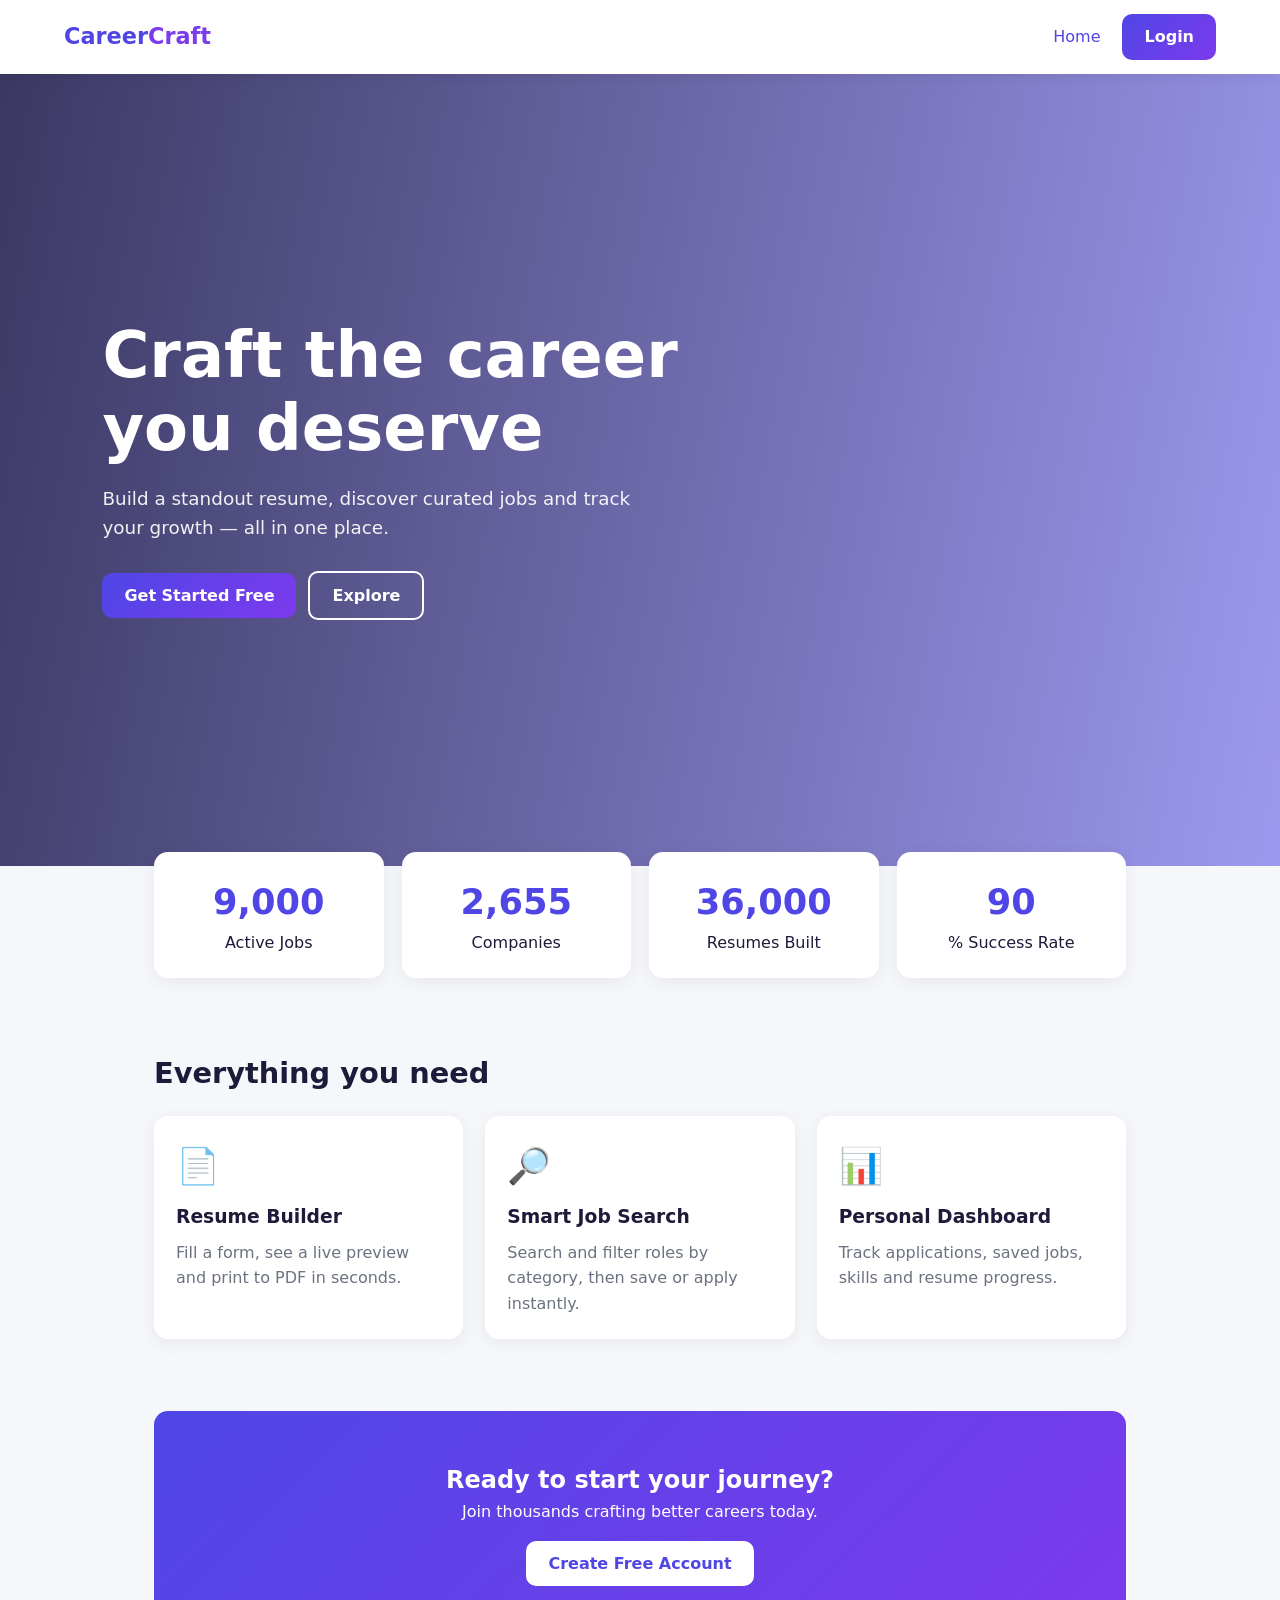
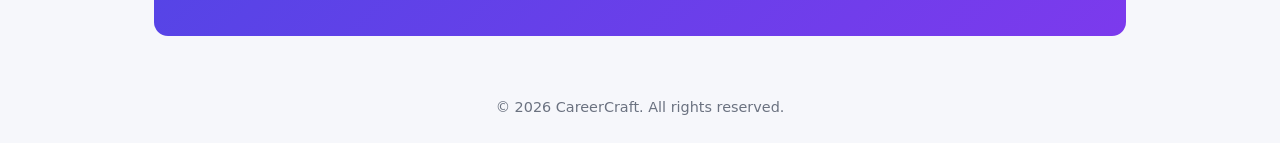
<file: index.html>
<!DOCTYPE html><html lang="en"><head><meta charset="UTF-8"><meta name="viewport" content="width=device-width,initial-scale=1"><title>Home | CareerCraft</title><link rel="stylesheet" href="global.css"><link rel="stylesheet" href="home.css"></head><body><nav id="nav"></nav>
<header class="hero"><div><h1>Craft the career you deserve</h1><p>Build a standout resume, discover curated jobs and track your growth — all in one place.</p><a href="login.html" class="btn">Get Started Free</a><a href="#features" class="btn o">Explore</a></div></header>
<section class="wrap"><div class="stats"><div class="card"><b data-n="12000">0</b><p>Active Jobs</p></div><div class="card"><b data-n="3500">0</b><p>Companies</p></div><div class="card"><b data-n="48000">0</b><p>Resumes Built</p></div><div class="card"><b data-n="92">0</b><p>% Success Rate</p></div></div></section>
<section class="wrap" id="features"><h2 class="title">Everything you need</h2><div class="grid">
<div class="card reveal"><div class="ic">📄</div><h3>Resume Builder</h3><p>Fill a form, see a live preview and print to PDF in seconds.</p></div>
<div class="card reveal"><div class="ic">🔎</div><h3>Smart Job Search</h3><p>Search and filter roles by category, then save or apply instantly.</p></div>
<div class="card reveal"><div class="ic">📊</div><h3>Personal Dashboard</h3><p>Track applications, saved jobs, skills and resume progress.</p></div></div></section>
<section class="wrap"><div class="cta reveal"><h2>Ready to start your journey?</h2><p>Join thousands crafting better careers today.</p><a href="login.html" class="btn">Create Free Account</a></div></section>
<footer>© 2026 CareerCraft. All rights reserved.</footer>
<script src="auth.js"></script><script src="home.js"></script></body></html>
</file>
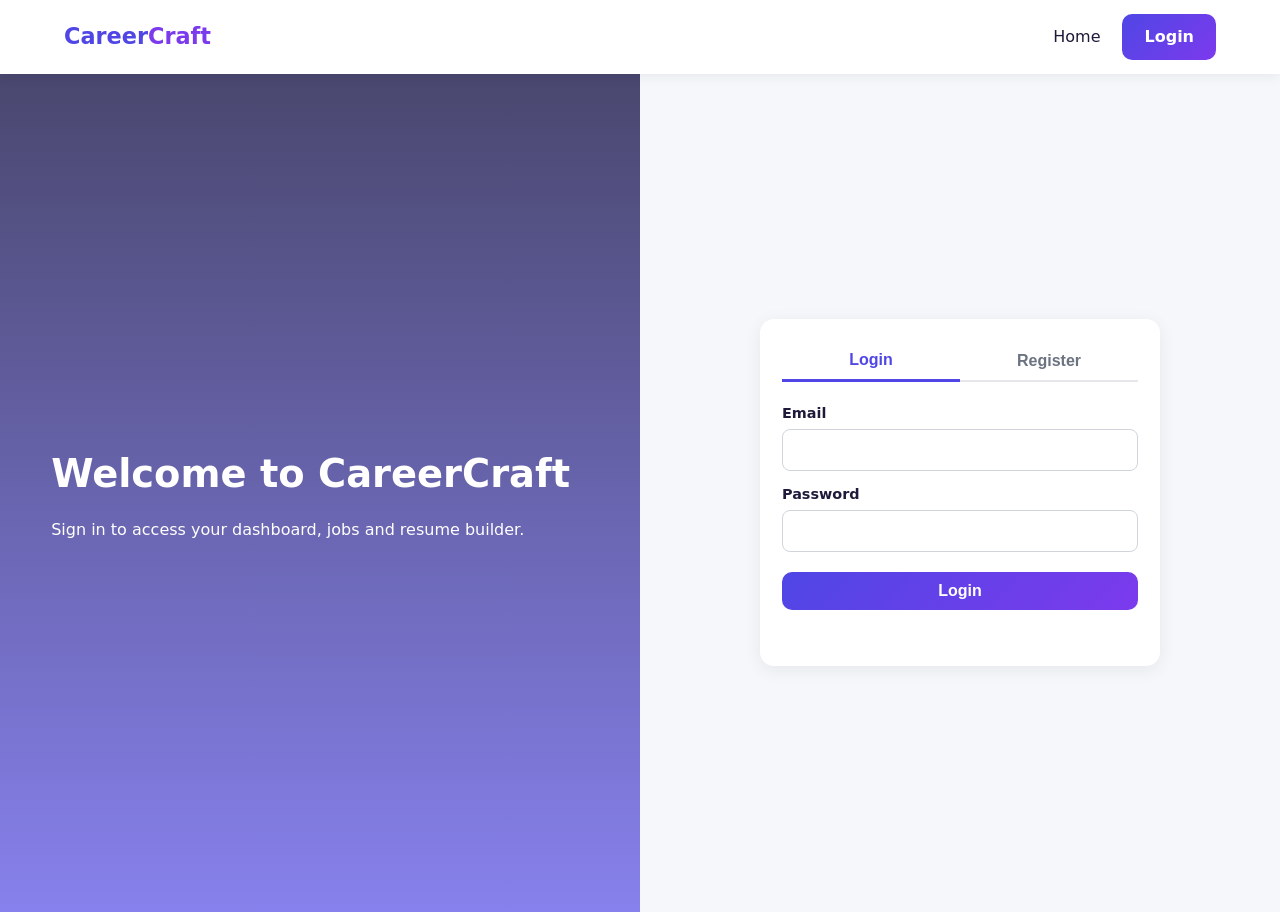
<file: dashboard.html>
<!DOCTYPE html><html lang="en"><head><meta charset="UTF-8"><meta name="viewport" content="width=device-width,initial-scale=1"><title>Dashboard | CareerCraft</title><link rel="stylesheet" href="global.css"><link rel="stylesheet" href="dashboard.css"></head><body><nav id="nav"></nav>
<header class="banner"><h1 id="hi">Welcome back!</h1><p id="goal"></p></header>
<section class="wrap"><div class="kpis"><div class="card"><b id="kSaved">0</b><span>Saved Jobs</span></div><div class="card"><b id="kApplied">0</b><span>Applications</span></div><div class="card"><b id="kResume">0%</b><span>Resume Complete</span><div class="bar"><i id="rbar"></i></div></div><div class="card"><b id="kDays">1</b><span>Day Streak 🔥</span></div></div></section>
<section class="wrap"><h2 class="title">Explore Career Paths</h2><div class="paths" id="paths"></div></section>
<section class="wrap two"><div class="card"><h2 class="title">Skill Progress</h2><div id="skills"></div></div><div class="card"><h2 class="title">Daily Inspiration</h2><p class="quote" id="quote"></p><br><a href="jobs.html" class="btn">Find Jobs</a> <a href="resume.html" class="btn o">Edit Resume</a></div></section>
<footer>© 2026 CareerCraft</footer>
<script src="auth.js"></script><script src="dashboard.js"></script></body></html>
</file>
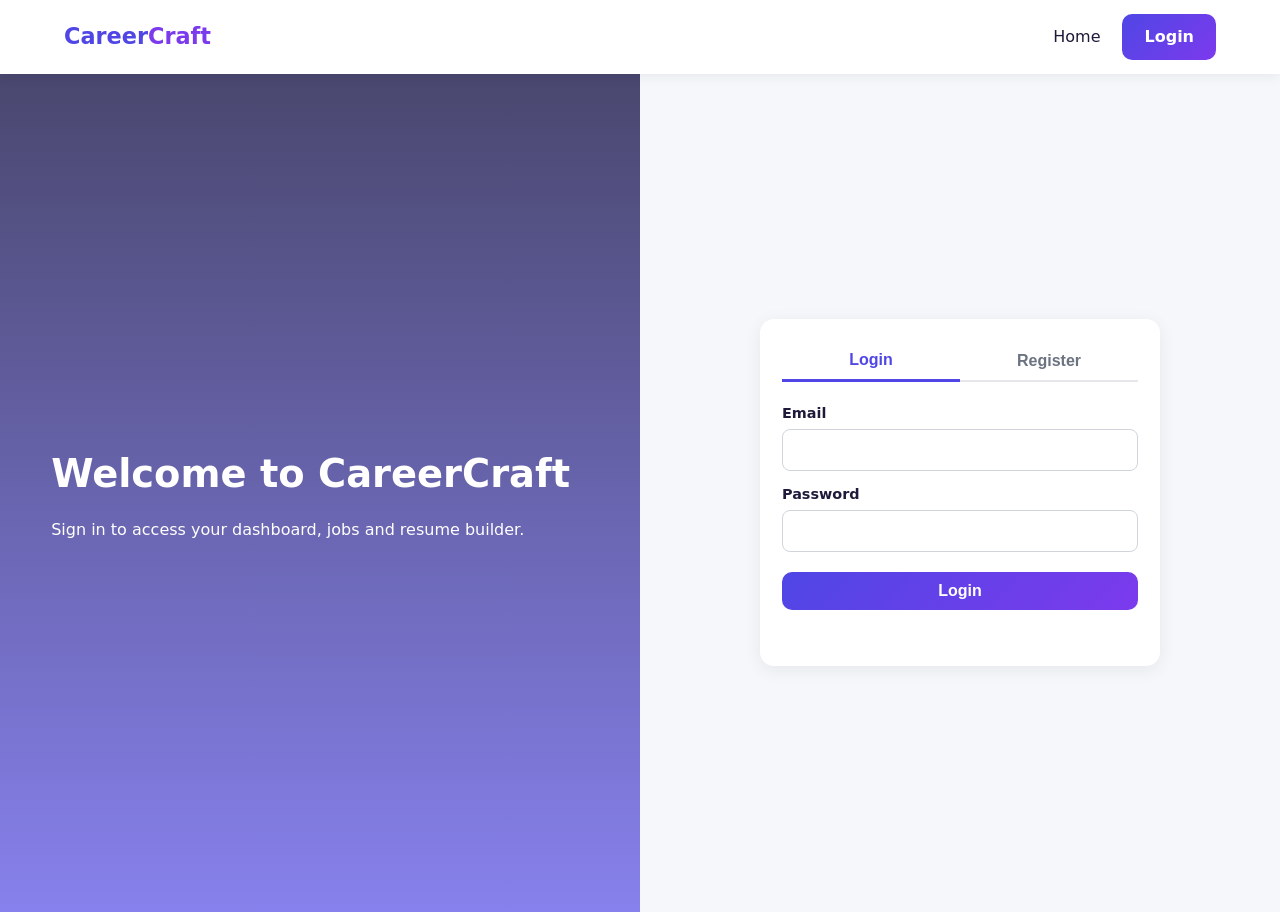
<file: jobs.html>
<!DOCTYPE html><html lang="en"><head><meta charset="UTF-8"><meta name="viewport" content="width=device-width,initial-scale=1"><title>Jobs | CareerCraft</title><link rel="stylesheet" href="global.css"><link rel="stylesheet" href="tools.css"></head><body><nav id="nav"></nav>
<main class="wrap"><h2 class="title">Find Your Next Role</h2>
<div class="bar2"><input id="q" placeholder="Search title or company..."><select id="cat"><option value="">All Categories</option><option>Tech</option><option>Design</option><option>Business</option><option>Healthcare</option></select><select id="view"><option value="all">All Jobs</option><option value="saved">Saved</option><option value="applied">Applied</option></select></div>
<div class="jobs" id="jobs"></div></main><footer>© 2026 CareerCraft</footer>
<script src="auth.js"></script><script src="jobs.js"></script></body></html>
</file>
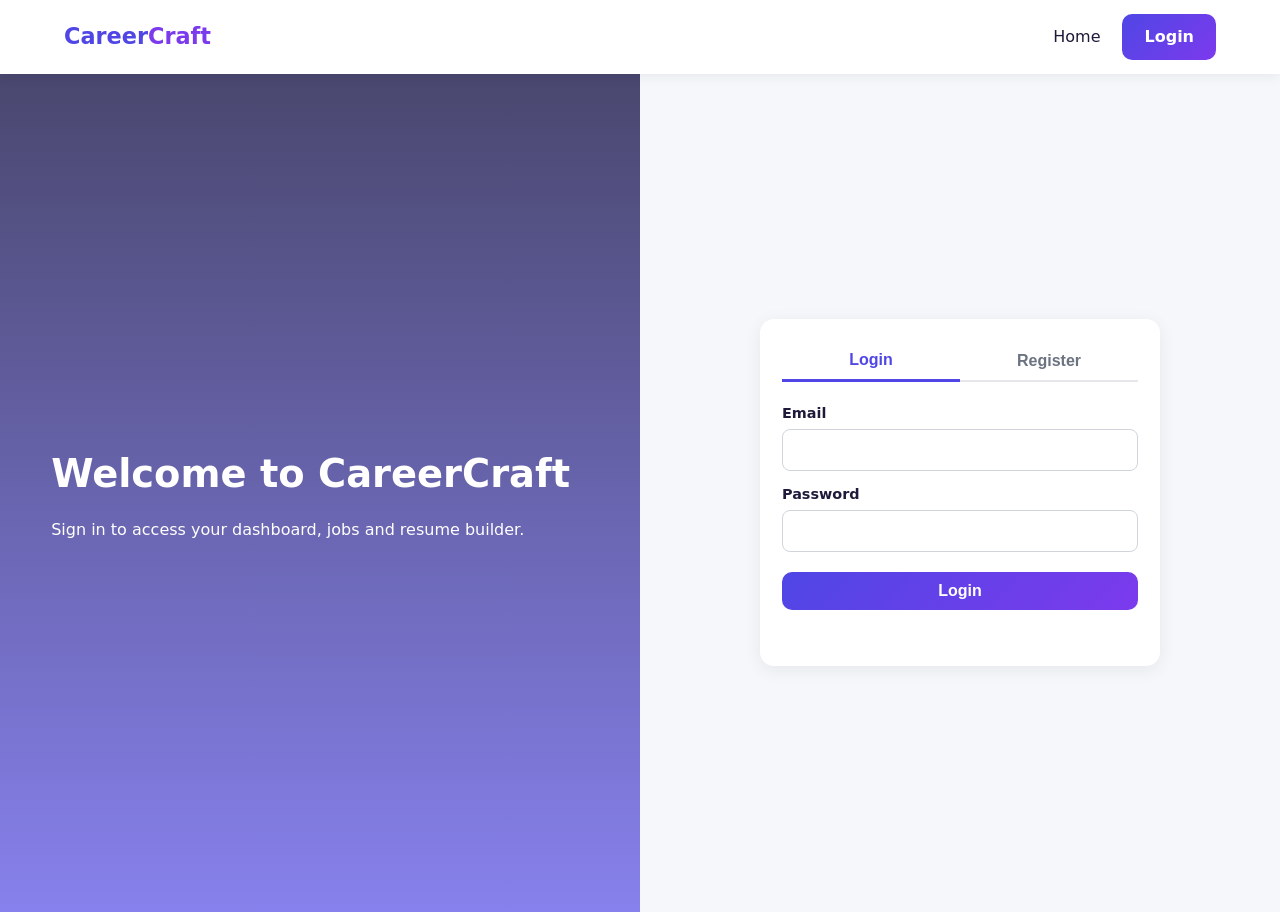
<file: login.html>
<!DOCTYPE html><html lang="en"><head><meta charset="UTF-8"><meta name="viewport" content="width=device-width,initial-scale=1"><title>Login | CareerCraft</title><link rel="stylesheet" href="global.css"><link rel="stylesheet" href="auth.css"></head><body><nav id="nav"></nav>
<main class="auth"><div class="side"><h1>Welcome to CareerCraft</h1><p>Sign in to access your dashboard, jobs and resume builder.</p></div>
<div class="box"><div class="card"><div class="tabs"><button class="tab on" data-t="l">Login</button><button class="tab" data-t="r">Register</button></div>
<form id="loginForm"><label>Email</label><input name="email" type="email" required><label>Password</label><input name="pass" type="password" required><button class="btn">Login</button></form>
<form id="regForm" hidden><label>Full Name</label><input name="name" required><label>Email</label><input name="email" type="email" required><label>Password (6+ chars)</label><input name="pass" type="password" required><label>Career Goal</label><select name="goal"><option>Software Developer</option><option>Designer</option><option>Business Analyst</option><option>Healthcare</option></select><button class="btn">Create Account</button></form>
<p id="msg"></p></div></div></main>
<script src="auth.js"></script></body></html>
</file>
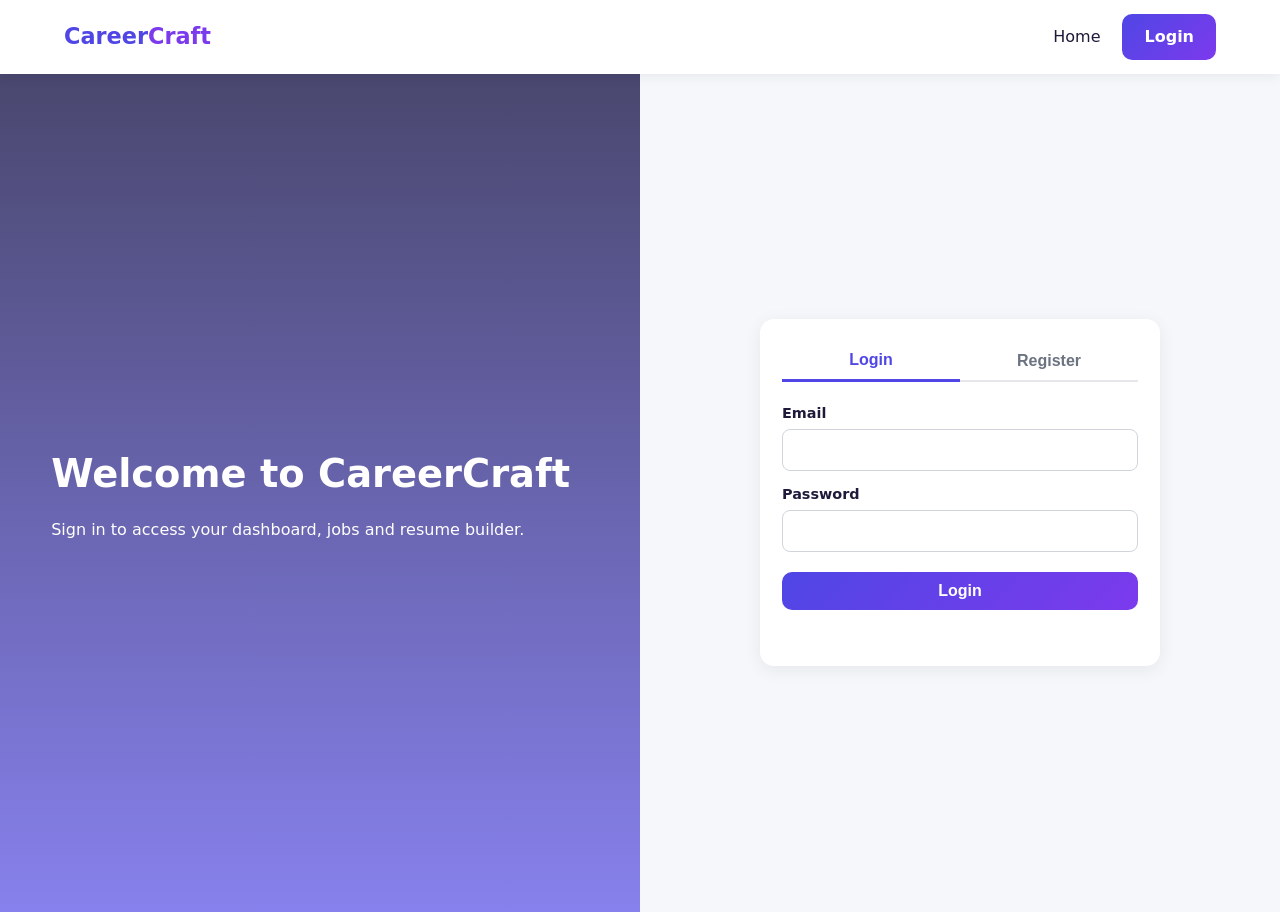
<file: resume.html>
<!DOCTYPE html><html lang="en"><head><meta charset="UTF-8"><meta name="viewport" content="width=device-width,initial-scale=1"><title>Resume | CareerCraft</title><link rel="stylesheet" href="global.css"><link rel="stylesheet" href="tools.css"></head><body><nav id="nav"></nav>
<main class="wrap"><h2 class="title">Resume Builder</h2><div class="rb">
<div class="fld card"><input id="name" placeholder="Full name"><input id="role" placeholder="Job title"><input id="email" placeholder="Email"><input id="phone" placeholder="Phone"><h3>Summary</h3><textarea id="summary" placeholder="Short professional summary"></textarea><h3>Experience</h3><textarea id="exp" placeholder="Company, role, years, achievements"></textarea><h3>Education</h3><textarea id="edu" placeholder="Degree, college, year"></textarea><h3>Skills (comma separated)</h3><input id="skills" placeholder="HTML, CSS, JavaScript"><button class="btn" id="print">Download / Print PDF</button></div>
<div id="prev"></div></div></main><footer>© 2026 CareerCraft</footer>
<script src="auth.js"></script><script src="resume.js"></script></body></html>
</file>
<file: global.css>
:root{--p:#4f46e5;--p2:#7c3aed;--bg:#f6f7fb;--t:#1e1b3a;--m:#6b7280;--r:14px}
*{box-sizing:border-box;margin:0;padding:0}
body{font-family:'Segoe UI',system-ui,sans-serif;background:var(--bg);color:var(--t);line-height:1.6}
a{text-decoration:none;color:inherit}img{max-width:100%;display:block}
nav{display:flex;justify-content:space-between;align-items:center;padding:14px 5%;background:#fff;position:sticky;top:0;z-index:10;box-shadow:0 2px 12px #0001}
.logo{font-weight:800;font-size:1.4rem;color:var(--p)}.logo span{color:var(--p2)}
nav ul{display:flex;gap:22px;list-style:none;align-items:center}
nav a:hover,nav a.on{color:var(--p)}nav a.btn{color:#fff}
.btn{display:inline-block;padding:10px 22px;border:0;border-radius:10px;background:linear-gradient(135deg,var(--p),var(--p2));color:#fff;font-weight:600;cursor:pointer;font-size:1rem}
.btn:hover{opacity:.9;transform:translateY(-1px)}.btn.o{background:#fff;color:var(--p);border:2px solid var(--p)}
.card{background:#fff;border-radius:var(--r);padding:22px;box-shadow:0 4px 18px #0001}
.wrap{max-width:1100px;margin:auto;padding:36px 5%}
h2.title{font-size:1.8rem;margin-bottom:20px}
footer{text-align:center;padding:24px;color:var(--m);font-size:.9rem}
@media(max-width:700px){nav{flex-direction:column;gap:8px}nav ul{gap:12px;font-size:.85rem}}
</file>
<file: home.css>
.hero{min-height:88vh;display:flex;align-items:center;padding:0 8%;color:#fff;background:linear-gradient(100deg,#1e1b4bdd,#4f46e588),url(https://images.unsplash.com/photo-1521737604893-d14cc237f11d?auto=format&fit=crop&w=1920&q=80) center/cover}
.hero h1{font-size:clamp(2.2rem,5vw,4rem);line-height:1.15;max-width:700px}
.hero p{margin:18px 0 28px;max-width:560px;font-size:1.15rem;opacity:.92}
.hero .btn{margin-right:12px}.hero .btn.o{background:transparent;color:#fff;border-color:#fff}
.stats{display:grid;grid-template-columns:repeat(auto-fit,minmax(180px,1fr));gap:18px;margin-top:-50px;position:relative}
.stats .card{text-align:center}.stats b{font-size:2.2rem;color:var(--p)}
.grid{display:grid;grid-template-columns:repeat(auto-fit,minmax(250px,1fr));gap:22px}
.grid .card{transition:.25s}.grid .card:hover{transform:translateY(-6px)}
.grid .ic{font-size:2.2rem}.grid h3{margin:8px 0}.grid p{color:var(--m)}
.reveal{opacity:0;transform:translateY(30px);transition:.7s}.reveal.show{opacity:1;transform:none}
.cta{text-align:center;color:#fff;border-radius:var(--r);padding:50px 20px;background:linear-gradient(135deg,var(--p),var(--p2))}
.cta .btn{background:#fff;color:var(--p);margin-top:16px}
</file>
<file: dashboard.css>
.banner{padding:70px 8%;color:#fff;background:linear-gradient(90deg,#0f172acc,#4f46e599),url(https://images.unsplash.com/photo-1497366216548-37526070297c?auto=format&fit=crop&w=1920&q=80) center/cover}
.banner h1{font-size:2.4rem}.banner p{opacity:.9;margin-top:6px}
.kpis{display:grid;grid-template-columns:repeat(auto-fit,minmax(200px,1fr));gap:18px;margin-top:-45px;position:relative}
.kpis b{font-size:2rem;color:var(--p);display:block}.kpis span{color:var(--m)}
.bar{height:10px;background:#e5e7eb;border-radius:10px;overflow:hidden;margin-top:8px}
.bar i{display:block;height:100%;width:0;background:linear-gradient(90deg,var(--p),var(--p2));transition:1.2s}
.paths{display:grid;grid-template-columns:repeat(auto-fit,minmax(230px,1fr));gap:22px}
.path{position:relative;height:260px;border-radius:var(--r);overflow:hidden;color:#fff;cursor:pointer;box-shadow:0 4px 18px #0002}
.path img{width:100%;height:100%;object-fit:cover;transition:.5s;background:linear-gradient(135deg,var(--p),var(--p2))}
.path:hover img{transform:scale(1.1)}
.path div{position:absolute;inset:auto 0 0;padding:16px;background:linear-gradient(transparent,#000c)}
.path small{opacity:.85}
.two{display:grid;grid-template-columns:2fr 1fr;gap:22px}
.skill{margin-bottom:14px}.skill div{display:flex;justify-content:space-between;font-size:.9rem}
.quote{font-style:italic;color:var(--m)}
@media(max-width:800px){.two{grid-template-columns:1fr}}
</file>
<file: tools.css>
.bar2{display:flex;gap:12px;flex-wrap:wrap;margin-bottom:22px}
.bar2 input,.bar2 select,.fld input,.fld textarea{padding:11px;border:1px solid #d1d5db;border-radius:8px;font-size:1rem;font-family:inherit}
.bar2 input{flex:1;min-width:200px}
.jobs{display:grid;grid-template-columns:repeat(auto-fill,minmax(310px,1fr));gap:20px}
.job h3{margin-bottom:2px}.job .co{color:var(--p);font-weight:600}
.tag{display:inline-block;background:#eef2ff;color:var(--p);padding:3px 10px;border-radius:20px;font-size:.8rem;margin:8px 6px 8px 0}
.job .row{display:flex;gap:10px;margin-top:12px}.job .btn{padding:8px 16px;font-size:.9rem}
.job .save.on{background:#fef3c7;border-color:#f59e0b;color:#b45309}
.empty{text-align:center;color:var(--m);grid-column:1/-1;padding:40px}
.rb{display:grid;grid-template-columns:1fr 1fr;gap:24px}
.fld{display:flex;flex-direction:column;gap:10px}.fld textarea{min-height:80px;resize:vertical}
.fld h3{margin-top:8px}
#prev{background:#fff;padding:34px;border-radius:var(--r);box-shadow:0 4px 18px #0002;min-height:500px;position:sticky;top:80px;align-self:start}
#prev h1{color:var(--p)}#prev h4{border-bottom:2px solid var(--p);margin:16px 0 6px;text-transform:uppercase;font-size:.85rem;letter-spacing:1px}
#prev p,#prev li{white-space:pre-line;font-size:.95rem}
@media(max-width:850px){.rb{grid-template-columns:1fr}}
@media print{nav,.fld,footer,.noprint{display:none}.rb{display:block}#prev{box-shadow:none;position:static}}
</file>
<file: auth.css>
.auth{display:grid;grid-template-columns:1fr 1fr;min-height:calc(100vh - 62px)}
.side{background:linear-gradient(#1e1b4bcc,#4f46e5aa),url(https://images.unsplash.com/photo-1522202176988-66273c2fd55f?auto=format&fit=crop&w=1400&q=80) center/cover;color:#fff;display:flex;flex-direction:column;justify-content:center;padding:8%}
.side h1{font-size:2.4rem;margin-bottom:12px}
.box{display:flex;align-items:center;justify-content:center;padding:30px}
.box .card{width:100%;max-width:400px}
.tabs{display:flex;margin-bottom:20px;border-bottom:2px solid #e5e7eb}
.tab{flex:1;padding:10px;border:0;background:none;font-size:1rem;font-weight:600;cursor:pointer;color:var(--m)}
.tab.on{color:var(--p);border-bottom:3px solid var(--p);margin-bottom:-2px}
form label{display:block;margin:12px 0 4px;font-size:.9rem;font-weight:600}
form input,form select{width:100%;padding:11px;border:1px solid #d1d5db;border-radius:8px;font-size:1rem}
form input:focus,form select:focus{outline:2px solid var(--p);border-color:transparent}
form .btn{width:100%;margin-top:20px}
#msg{color:#dc2626;margin-top:12px;min-height:22px;font-size:.9rem}
@media(max-width:800px){.auth{grid-template-columns:1fr}.side{display:none}}
</file>
